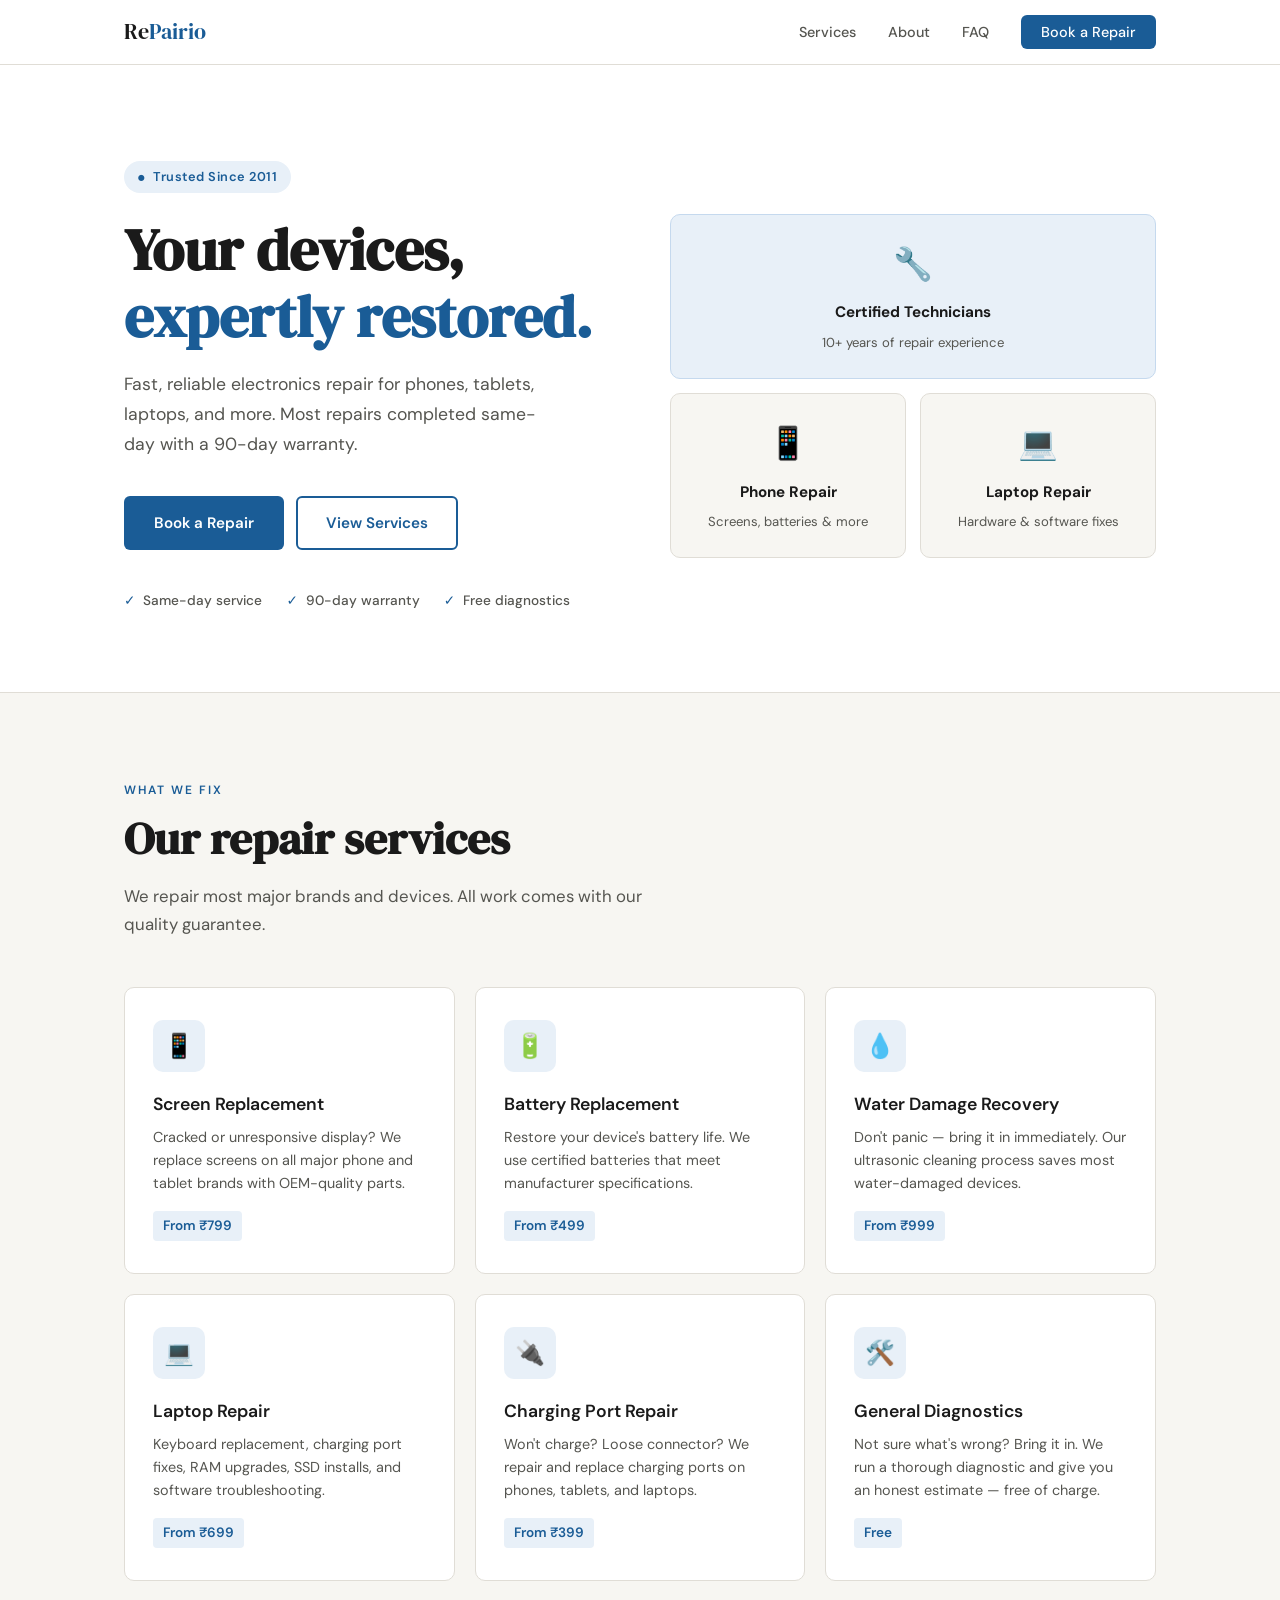
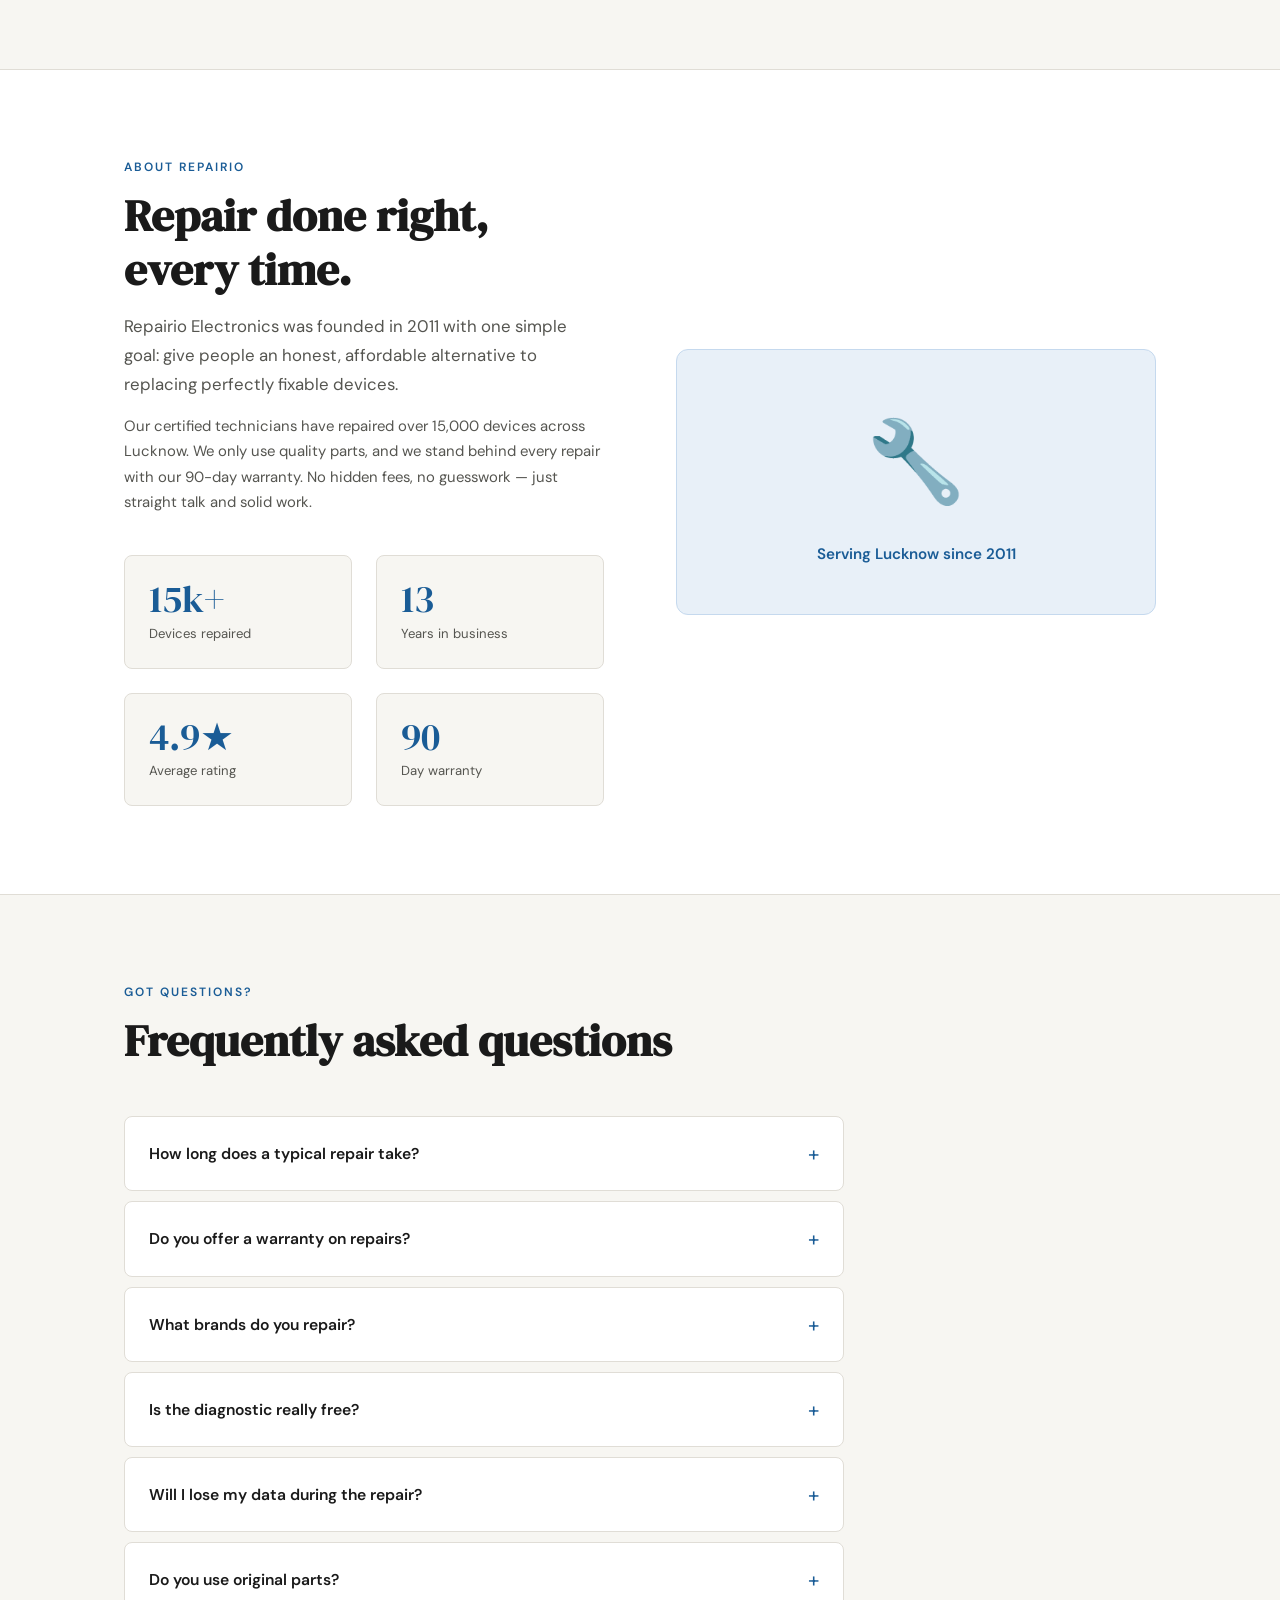
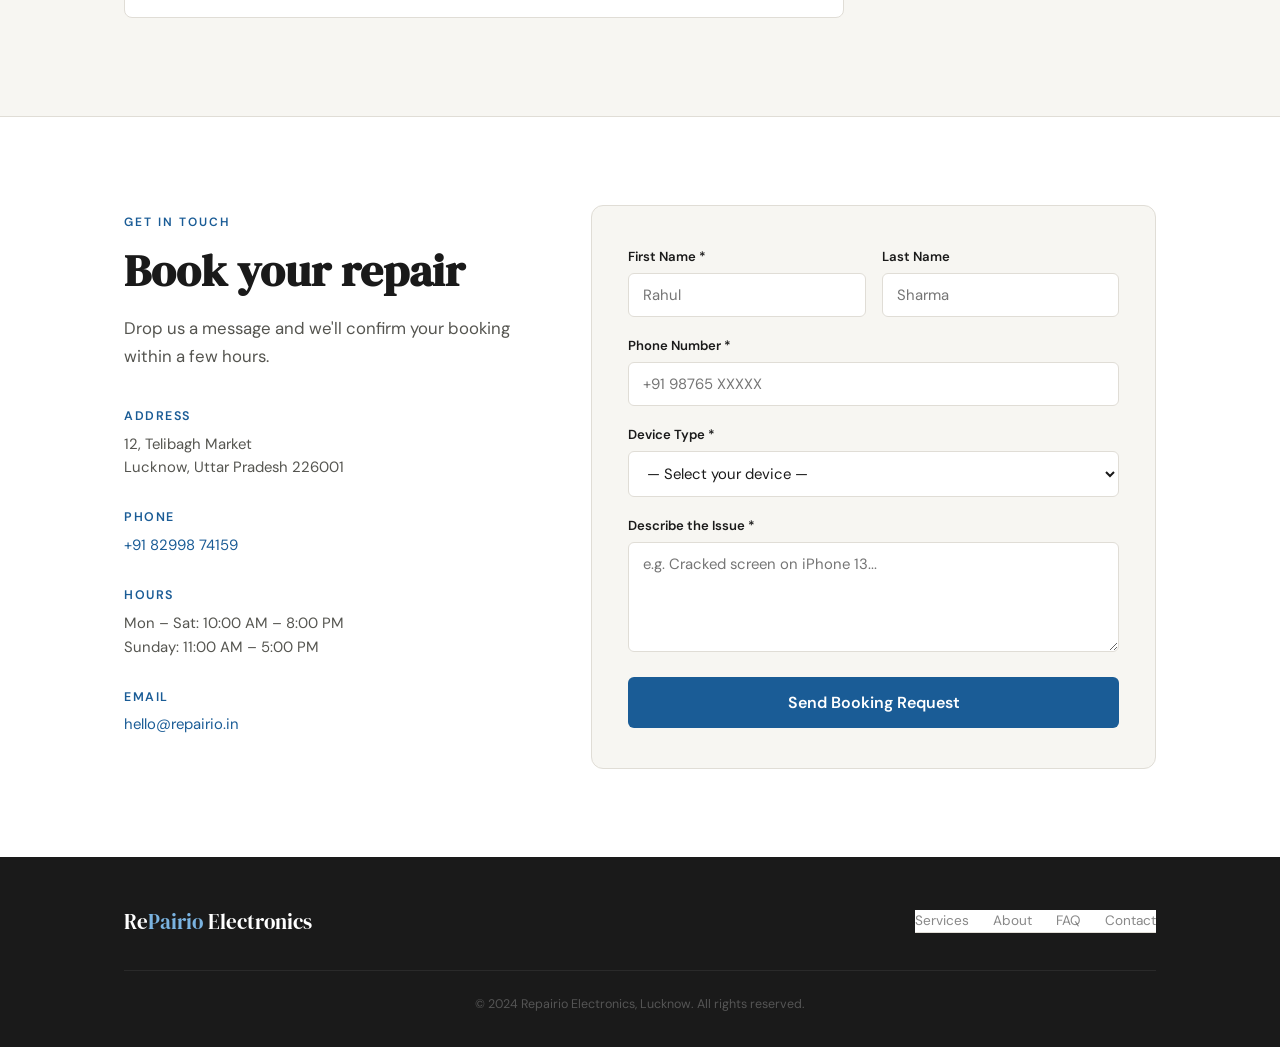
<file: index.html>
<!DOCTYPE html>
<html lang="en">
<head>
  <meta charset="UTF-8"/>
  <meta name="viewport" content="width=device-width, initial-scale=1.0"/>

  <!-- ─── Primary SEO ─── -->
  <title>Repairio Electronics — Phone &amp; Laptop Repair in Lucknow</title>
  <meta name="description" content="Expert phone, laptop &amp; tablet repair in Lucknow. Screen replacement, battery repair, water damage recovery &amp; more. Same-day service, 90-day warranty. Call +91 82998 74159."/>
  <meta name="keywords" content="phone repair Lucknow, laptop repair Lucknow, screen replacement Lucknow, mobile repair, battery replacement, electronics repair, Telibagh repair shop"/>
  <meta name="author" content="Repairio Electronics"/>
  <meta name="robots" content="index, follow"/>
  <link rel="canonical" href="https://www.repairio.in/"/>

  <!-- ─── Open Graph (WhatsApp, Facebook, LinkedIn previews) ─── -->
  <meta property="og:type" content="website"/>
  <meta property="og:url" content="https://www.repairio.in/"/>
  <meta property="og:title" content="Repairio Electronics — Phone &amp; Laptop Repair in Lucknow"/>
  <meta property="og:description" content="Fast, affordable electronics repair in Lucknow. Screens, batteries, water damage &amp; more. Same-day service with a 90-day warranty."/>
  <meta property="og:image" content="https://repairio.in/og-image.jpg"/>
  <meta property="og:locale" content="en_IN"/>
  <meta property="og:site_name" content="Repairio Electronics"/>

  <!-- ─── Twitter Card ─── -->
  <meta name="twitter:card" content="summary_large_image"/>
  <meta name="twitter:title" content="Repairio Electronics — Phone &amp; Laptop Repair in Lucknow"/>
  <meta name="twitter:description" content="Fast, affordable electronics repair in Lucknow. Same-day service, 90-day warranty."/>
  <meta name="twitter:image" content="https://repairio.in/og-image.jpg"/>

  <!-- ─── JSON-LD Local Business Schema ─── -->
  <script type="application/ld+json">
  {
    "@context": "https://schema.org",
    "@type": "ElectronicsStore",
    "name": "Repairio Electronics",
    "image": "https://repairio.in/og-image.jpg",
    "url": "https://www.repairio.in",
    "telephone": "+918299874159",
    "email": "hello@repairio.in",
    "description": "Expert phone, laptop and tablet repair in Lucknow. Screen replacement, battery repair, water damage recovery and more.",
    "priceRange": "₹₹",
    "address": {
      "@type": "PostalAddress",
      "streetAddress": "12, Telibagh Market",
      "addressLocality": "Lucknow",
      "addressRegion": "Uttar Pradesh",
      "postalCode": "226001",
      "addressCountry": "IN"
    },
    "geo": {
      "@type": "GeoCoordinates",
      "latitude": 26.7922,
      "longitude": 80.9463
    },
    "openingHoursSpecification": [
      {
        "@type": "OpeningHoursSpecification",
        "dayOfWeek": ["Monday","Tuesday","Wednesday","Thursday","Friday","Saturday"],
        "opens": "10:00",
        "closes": "20:00"
      },
      {
        "@type": "OpeningHoursSpecification",
        "dayOfWeek": "Sunday",
        "opens": "11:00",
        "closes": "17:00"
      }
    ],
    "hasOfferCatalog": {
      "@type": "OfferCatalog",
      "name": "Repair Services",
      "itemListElement": [
        { "@type": "Offer", "itemOffered": { "@type": "Service", "name": "Screen Replacement" }, "priceSpecification": { "@type": "PriceSpecification", "price": "799", "priceCurrency": "INR" } },
        { "@type": "Offer", "itemOffered": { "@type": "Service", "name": "Battery Replacement" }, "priceSpecification": { "@type": "PriceSpecification", "price": "499", "priceCurrency": "INR" } },
        { "@type": "Offer", "itemOffered": { "@type": "Service", "name": "Water Damage Recovery" }, "priceSpecification": { "@type": "PriceSpecification", "price": "999", "priceCurrency": "INR" } },
        { "@type": "Offer", "itemOffered": { "@type": "Service", "name": "Charging Port Repair" }, "priceSpecification": { "@type": "PriceSpecification", "price": "399", "priceCurrency": "INR" } }
      ]
    },
    "aggregateRating": {
      "@type": "AggregateRating",
      "ratingValue": "4.9",
      "reviewCount": "180"
    }
  }
  </script>

  <link href="https://fonts.googleapis.com/css2?family=DM+Serif+Display&family=DM+Sans:wght@400;500;600&display=swap" rel="stylesheet"/>
  <link rel="stylesheet" href="style.css">
  <script src="script.js" defer></script>
</head>
<body>

<!-- ─── NAV ─── -->
<nav id="navbar">
  <div class="container">
    <div class="nav-inner">
      <a href="#" class="nav-logo">Re<span>Pairio</span></a>
      <ul class="nav-links">
        <li><a href="#services">Services</a></li>
        <li><a href="#about">About</a></li>
        <li><a href="#faq">FAQ</a></li>
        <li><a href="#contact" class="nav-cta">Book a Repair</a></li>
      </ul>
      <button class="hamburger" id="hamburger" aria-label="Menu">
        <span></span><span></span><span></span>
      </button>
    </div>
  </div>
  <div class="mobile-menu" id="mobileMenu">
    <a href="#services">Services</a>
    <a href="#about">About</a>
    <a href="#faq">FAQ</a>
    <a href="#contact">Book a Repair</a>
  </div>
</nav>

<!-- ─── HERO ─── -->
<section class="hero" id="home">
  <div class="container">
    <div class="hero-inner">
      <div>
        <div class="hero-badge">Trusted Since 2011</div>
        <h1>Your devices,<br/><em>expertly restored.</em></h1>
        <p>Fast, reliable electronics repair for phones, tablets, laptops, and more. Most repairs completed same-day with a 90-day warranty.</p>
        <div class="hero-btns">
          <a href="#contact" class="btn btn-primary">Book a Repair</a>
          <a href="#services" class="btn btn-outline">View Services</a>
        </div>
        <div class="trust-row">
          <div class="trust-item">Same-day service</div>
          <div class="trust-item">90-day warranty</div>
          <div class="trust-item">Free diagnostics</div>
        </div>
      </div>
      <div class="hero-visual">
        <div class="hero-card">
          <div class="icon">🔧</div>
          <strong>Certified Technicians</strong>
          <span>10+ years of repair experience</span>
        </div>
        <div class="hero-card">
          <div class="icon">📱</div>
          <strong>Phone Repair</strong>
          <span>Screens, batteries & more</span>
        </div>
        <div class="hero-card">
          <div class="icon">💻</div>
          <strong>Laptop Repair</strong>
          <span>Hardware & software fixes</span>
        </div>
      </div>
    </div>
  </div>
</section>

<!-- ─── SERVICES ─── -->
<section class="section services" id="services">
  <div class="container">
    <div class="section-label">What We Fix</div>
    <h2 class="section-title">Our repair services</h2>
    <p class="section-sub">We repair most major brands and devices. All work comes with our quality guarantee.</p>
    <div class="services-grid">
      <div class="service-card">
        <div class="service-icon">📱</div>
        <h3>Screen Replacement</h3>
        <p>Cracked or unresponsive display? We replace screens on all major phone and tablet brands with OEM-quality parts.</p>
        <span class="service-price">From ₹799</span>
      </div>
      <div class="service-card">
        <div class="service-icon">🔋</div>
        <h3>Battery Replacement</h3>
        <p>Restore your device's battery life. We use certified batteries that meet manufacturer specifications.</p>
        <span class="service-price">From ₹499</span>
      </div>
      <div class="service-card">
        <div class="service-icon">💧</div>
        <h3>Water Damage Recovery</h3>
        <p>Don't panic — bring it in immediately. Our ultrasonic cleaning process saves most water-damaged devices.</p>
        <span class="service-price">From ₹999</span>
      </div>
      <div class="service-card">
        <div class="service-icon">💻</div>
        <h3>Laptop Repair</h3>
        <p>Keyboard replacement, charging port fixes, RAM upgrades, SSD installs, and software troubleshooting.</p>
        <span class="service-price">From ₹699</span>
      </div>
      <div class="service-card">
        <div class="service-icon">🔌</div>
        <h3>Charging Port Repair</h3>
        <p>Won't charge? Loose connector? We repair and replace charging ports on phones, tablets, and laptops.</p>
        <span class="service-price">From ₹399</span>
      </div>
      <div class="service-card">
        <div class="service-icon">🛠️</div>
        <h3>General Diagnostics</h3>
        <p>Not sure what's wrong? Bring it in. We run a thorough diagnostic and give you an honest estimate — free of charge.</p>
        <span class="service-price">Free</span>
      </div>
    </div>
  </div>
</section>

<!-- ─── ABOUT ─── -->
<section class="section about" id="about">
  <div class="container">
    <div class="about-inner">
      <div>
        <div class="section-label">About RePairio</div>
        <h2 class="section-title">Repair done right, every time.</h2>
        <p class="section-sub">Repairio Electronics was founded in 2011 with one simple goal: give people an honest, affordable alternative to replacing perfectly fixable devices.</p>
        <p style="color:var(--ink-light);font-size:.93rem;line-height:1.7;margin-top:16px;">Our certified technicians have repaired over 15,000 devices across Lucknow. We only use quality parts, and we stand behind every repair with our 90-day warranty. No hidden fees, no guesswork — just straight talk and solid work.</p>
        <div class="about-stats">
          <div class="about-stat"><div class="num">15k+</div><div class="label">Devices repaired</div></div>
          <div class="about-stat"><div class="num">13</div><div class="label">Years in business</div></div>
          <div class="about-stat"><div class="num">4.9★</div><div class="label">Average rating</div></div>
          <div class="about-stat"><div class="num">90</div><div class="label">Day warranty</div></div>
        </div>
      </div>
      <div class="about-img">
        <div class="big-icon">🔧</div>
        <p>Serving Lucknow since 2011</p>
      </div>
    </div>
  </div>
</section>

<!-- ─── FAQ (pure CSS <details>) ─── -->
<section class="section faq" id="faq">
  <div class="container">
    <div class="section-label">Got Questions?</div>
    <h2 class="section-title">Frequently asked questions</h2>
    <div class="faq-list">

      <details class="faq-item">
        <summary>How long does a typical repair take?</summary>
        <p class="faq-answer">Most screen and battery replacements are completed within 30–60 minutes. More complex repairs like water damage recovery or motherboard work may take 24–48 hours. We'll give you an accurate time estimate when you drop off your device.</p>
      </details>

      <details class="faq-item">
        <summary>Do you offer a warranty on repairs?</summary>
        <p class="faq-answer">Yes — all repairs come with a 90-day warranty covering parts and labour. If the same issue returns within that period, we'll fix it at no additional cost. The warranty does not cover new physical damage or unrelated issues.</p>
      </details>

      <details class="faq-item">
        <summary>What brands do you repair?</summary>
        <p class="faq-answer">We repair all major brands including Apple (iPhone, iPad, MacBook), Samsung, OnePlus, Xiaomi, Realme, Oppo, Vivo, Lenovo, HP, Dell, and most other Android phones and Windows laptops. Not sure about your device? Just call us.</p>
      </details>

      <details class="faq-item">
        <summary>Is the diagnostic really free?</summary>
        <p class="faq-answer">Absolutely. Bring in your device and we'll assess the problem at no charge. You'll receive a clear estimate before any work begins — you're never obligated to proceed.</p>
      </details>

      <details class="faq-item">
        <summary>Will I lose my data during the repair?</summary>
        <p class="faq-answer">Standard repairs like screen or battery replacement do not affect your data. For complex repairs that may require resetting the device, we'll always warn you in advance and suggest backing up first. We take data privacy seriously.</p>
      </details>

      <details class="faq-item">
        <summary>Do you use original parts?</summary>
        <p class="faq-answer">We use OEM-compatible quality parts that meet or exceed manufacturer standards. For Apple devices, we offer both standard and premium OEM options. We'll always tell you exactly which parts we're using before the repair.</p>
      </details>

    </div>
  </div>
</section>

<!-- ─── CONTACT ─── -->
<section class="section contact" id="contact">
  <div class="container">
    <div class="contact-inner">
      <div class="contact-info">
        <div class="section-label">Get In Touch</div>
        <h2 class="section-title">Book your repair</h2>
        <p class="section-sub">Drop us a message and we'll confirm your booking within a few hours.</p>

        <div class="info-block">
          <strong>Address</strong>
          <p>12, Telibagh Market<br/>Lucknow, Uttar Pradesh 226001</p>
        </div>
        <div class="info-block">
          <strong>Phone</strong>
          <p><a href="tel:+918299874159" style="color:var(--accent);text-decoration:none;">+91 82998 74159</a></p>
        </div>
        <div class="info-block">
          <strong>Hours</strong>
          <p>Mon – Sat: 10:00 AM – 8:00 PM<br/>Sunday: 11:00 AM – 5:00 PM</p>
        </div>
        <div class="info-block">
          <strong>Email</strong>
          <p><a href="mailto:hello@repairio.in" style="color:var(--accent);text-decoration:none;">hello@repairio.in</a></p>
        </div>
      </div>
      
<form id="repairForm" class="contact-form">
  <div id="formMsg" class="form-msg"></div>
  <div class="form-row">
    <div class="field">
      <label>First Name *</label>
      <input type="text" name="first_name" placeholder="Rahul" required>
    </div>
    <div class="field">
      <label>Last Name</label>
      <input type="text" name="last_name" placeholder="Sharma">
    </div>
  </div>
  <div class="field">
    <label>Phone Number *</label>
    <input type="tel" name="phone" placeholder="+91 98765 XXXXX" required>
  </div>
  <div class="field">
    <label>Device Type *</label>
    <select name="device" required>
      <option value="">— Select your device —</option>
      <option>iPhone</option>
      <option>Android Phone</option>
      <option>iPad / Tablet</option>
      <option>Laptop (Windows)</option>
      <option>MacBook</option>
      <option>Other</option>
    </select>
  </div>
  <div class="field">
    <label>Describe the Issue *</label>
    <textarea name="issue" required placeholder="e.g. Cracked screen on iPhone 13..."></textarea>
  </div>
  <input type="hidden" name="_subject" value="New Repair Booking">
  <button type="submit" class="btn btn-primary" style="width:100%;font-size:1rem;">
    Send Booking Request
  </button>
</form>
    </div>
  </div>
</section>

<!-- ─── FOOTER ─── -->
<footer>
  <div class="container">
    <div class="footer-inner">
      <div class="footer-logo">Re<span>Pairio</span> Electronics</div>
      <nav class="footer-links">
        <a href="#services">Services</a>
        <a href="#about">About</a>
        <a href="#faq">FAQ</a>
        <a href="#contact">Contact</a>
      </nav>
    </div>
    <p class="footer-copy">© 2024 Repairio Electronics, Lucknow. All rights reserved.</p>
  </div>
</footer>
</body>
</html>
</file>
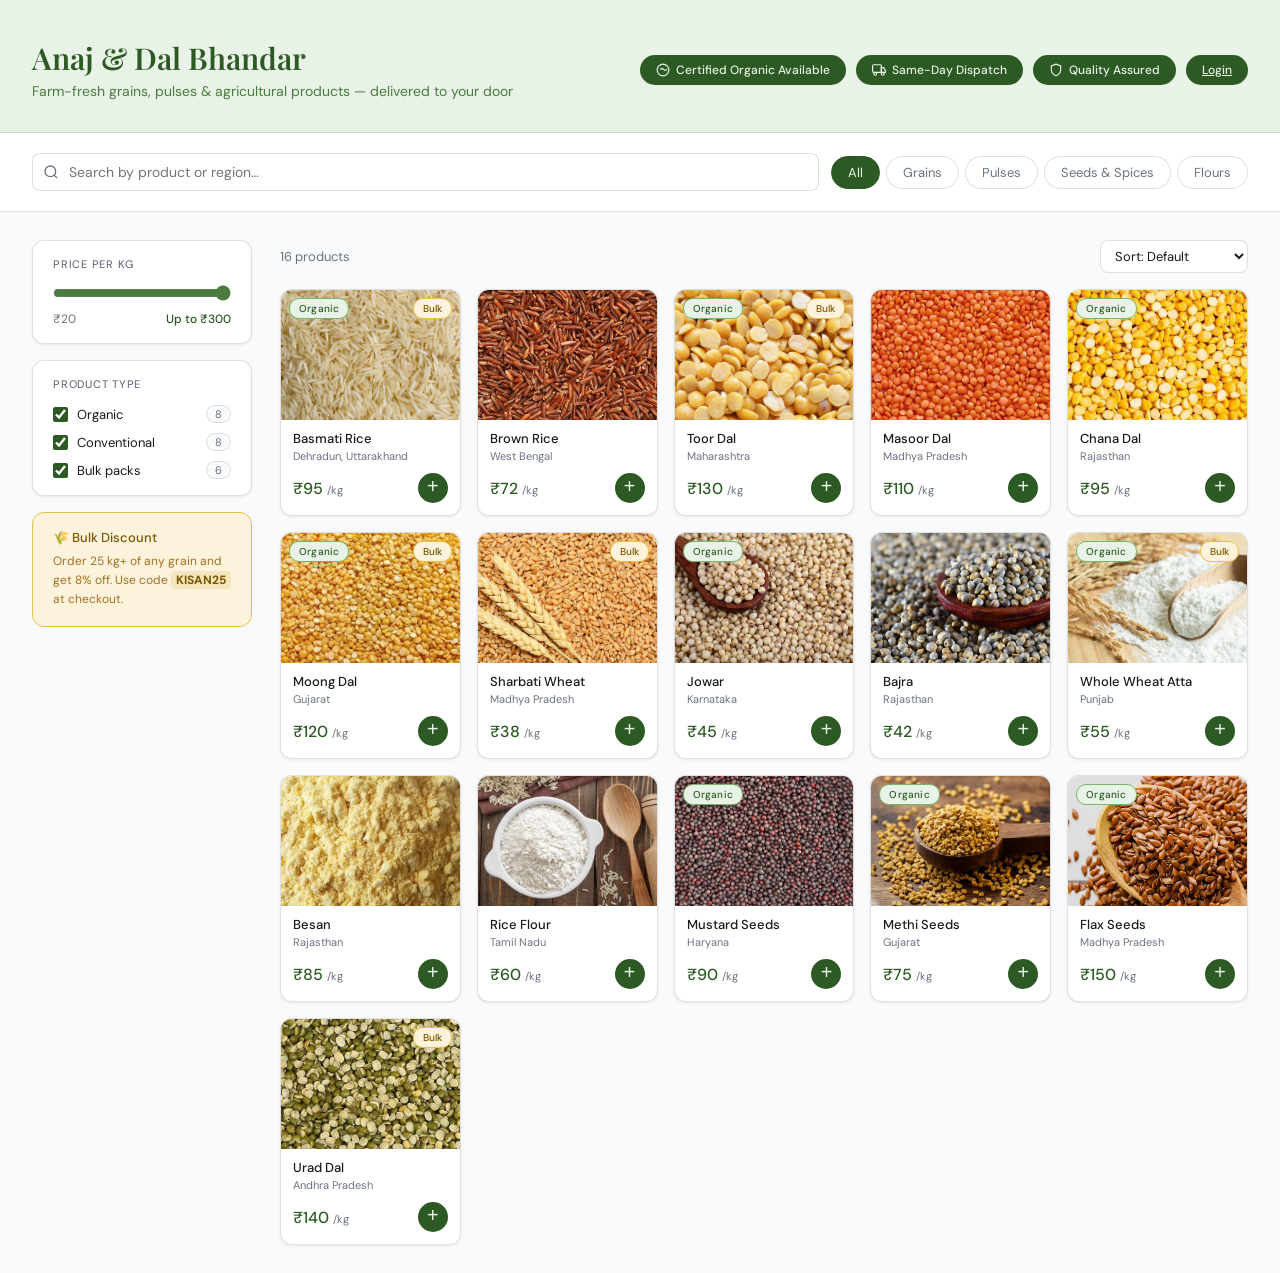
<file: grain/index.html>
<!DOCTYPE html>
<html lang="en">
<head>
  <meta charset="UTF-8">
  <meta name="viewport" content="width=device-width, initial-scale=1.0">
  <title>Anaj & Dal Bhandar — Grains, Pulses & Agri Products</title>
  <link rel="stylesheet" href="style.css">
  <link rel="preconnect" href="https://fonts.googleapis.com">
  <link rel="preconnect" href="https://fonts.gstatic.com" crossorigin>
  <link href="https://fonts.googleapis.com/css2?family=Playfair+Display:wght@500;600&family=DM+Sans:wght@400;500&display=swap" rel="stylesheet">
</head>
<body>

  <!-- ── HERO ─────────────────────────────────────────── -->
  <header class="hero">
    <div class="hero-left">
      <h1 class="hero-title">Anaj &amp; Dal Bhandar</h1>
      <p class="hero-sub">Farm-fresh grains, pulses &amp; agricultural products — delivered to your door</p>
    </div>
    <div class="hero-badges">
      <span class="hero-badge">
        <svg width="14" height="14" viewBox="0 0 24 24" fill="none" stroke="currentColor" stroke-width="2" aria-hidden="true"><path d="M12 2a10 10 0 0 1 10 10c0 5.52-4.48 10-10 10S2 17.52 2 12 6.48 2 12 2"/><path d="M7 11c1.5-2 4.5-2 6 0s4.5 2 6 0"/></svg>
        Certified Organic Available
      </span>
      <span class="hero-badge">
        <svg width="14" height="14" viewBox="0 0 24 24" fill="none" stroke="currentColor" stroke-width="2" aria-hidden="true"><rect x="1" y="3" width="15" height="13" rx="2"/><path d="M16 8h4l3 5v3h-7V8z"/><circle cx="5.5" cy="18.5" r="2.5"/><circle cx="18.5" cy="18.5" r="2.5"/></svg>
        Same-Day Dispatch
      </span>
      <span class="hero-badge">
        <svg width="14" height="14" viewBox="0 0 24 24" fill="none" stroke="currentColor" stroke-width="2" aria-hidden="true"><path d="M12 22s8-4 8-10V5l-8-3-8 3v7c0 6 8 10 8 10z"/></svg>
        Quality Assured
      </span>
      <a href="login.html" class="hero-badge">Login</a>
    </div>
  </header>

  <!-- ── SEARCH & FILTER BAR ───────────────────────────── -->
  <div class="search-row">
    <div class="search-wrap">
      <svg width="16" height="16" viewBox="0 0 24 24" fill="none" stroke="currentColor" stroke-width="2" aria-hidden="true"><circle cx="11" cy="11" r="8"/><path d="m21 21-4.35-4.35"/></svg>
      <input
        type="search"
        id="searchInput"
        placeholder="Search by product or region…"
        autocomplete="off">
    </div>
    <div class="filter-tabs" role="tablist" aria-label="Product categories">
      <button class="tab active" role="tab" aria-selected="true"  onclick="setTab(this,'all')">All</button>
      <button class="tab"        role="tab" aria-selected="false" onclick="setTab(this,'grain')">Grains</button>
      <button class="tab"        role="tab" aria-selected="false" onclick="setTab(this,'pulse')">Pulses</button>
      <button class="tab"        role="tab" aria-selected="false" onclick="setTab(this,'seed')">Seeds &amp; Spices</button>
      <button class="tab"        role="tab" aria-selected="false" onclick="setTab(this,'flour')">Flours</button>
    </div>
  </div>

  <!-- ── MAIN CONTENT ──────────────────────────────────── -->
  <div class="main">

    <!-- Sidebar -->
    <aside class="sidebar">

      <div class="sidebar-card">
        <h3>Price per kg</h3>
        <div class="price-range">
          <input type="range" id="priceFilter" min="20" max="300" value="300" step="5" aria-label="Maximum price filter">
          <div class="price-labels">
            <span>₹20</span>
            <span id="priceVal">Up to ₹300</span>
          </div>
        </div>
      </div>

      <div class="sidebar-card">
        <h3>Product type</h3>
        <div class="check-list">
          <label class="check-item">
            <input type="checkbox" checked> Organic
            <span class="badge-count">8</span>
          </label>
          <label class="check-item">
            <input type="checkbox" checked> Conventional
            <span class="badge-count">8</span>
          </label>
          <label class="check-item">
            <input type="checkbox" checked> Bulk packs
            <span class="badge-count">6</span>
          </label>
        </div>
      </div>

      <div class="promo-card">
        <h3>🌾 Bulk Discount</h3>
        <p>Order 25 kg+ of any grain and get 8% off. Use code <strong>KISAN25</strong> at checkout.</p>
      </div>

    </aside>

    <!-- Products section -->
    <section>
      <div class="products-header">
        <span class="products-count" id="productsCount">16 products</span>
        <select class="sort-select" id="sortSelect" aria-label="Sort products">
          <option value="default">Sort: Default</option>
          <option value="price-asc">Price: Low to High</option>
          <option value="price-desc">Price: High to Low</option>
          <option value="name">Name: A–Z</option>
        </select>
      </div>

      <div class="products-grid" id="productsGrid" role="list" aria-label="Product listings">
        <!-- Products rendered by JS -->
      </div>
    </section>

  </div>

  <!-- ── CART BAR ──────────────────────────────────────── -->
  <button  class="cart-bar"  id="cartBar"  onclick="openCart()">
    <div class="cart-left">
      <span class="cart-icon">
        <svg width="20" height="20" viewBox="0 0 24 24" fill="none" stroke="currentColor" stroke-width="2" aria-hidden="true"><circle cx="9" cy="21" r="1"/><circle cx="20" cy="21" r="1"/><path d="M1 1h4l2.68 13.39a2 2 0 0 0 2 1.61h9.72a2 2 0 0 0 2-1.61L23 6H6"/></svg>
      </span>
      <span class="cart-label">View Cart</span>
      <span class="cart-count" id="cartCount">0</span>
    </div>
    <span class="cart-total" id="cartTotal">₹0</span>
  </div>

  <script src="app.js"></script>
</body>
</html>
</file>
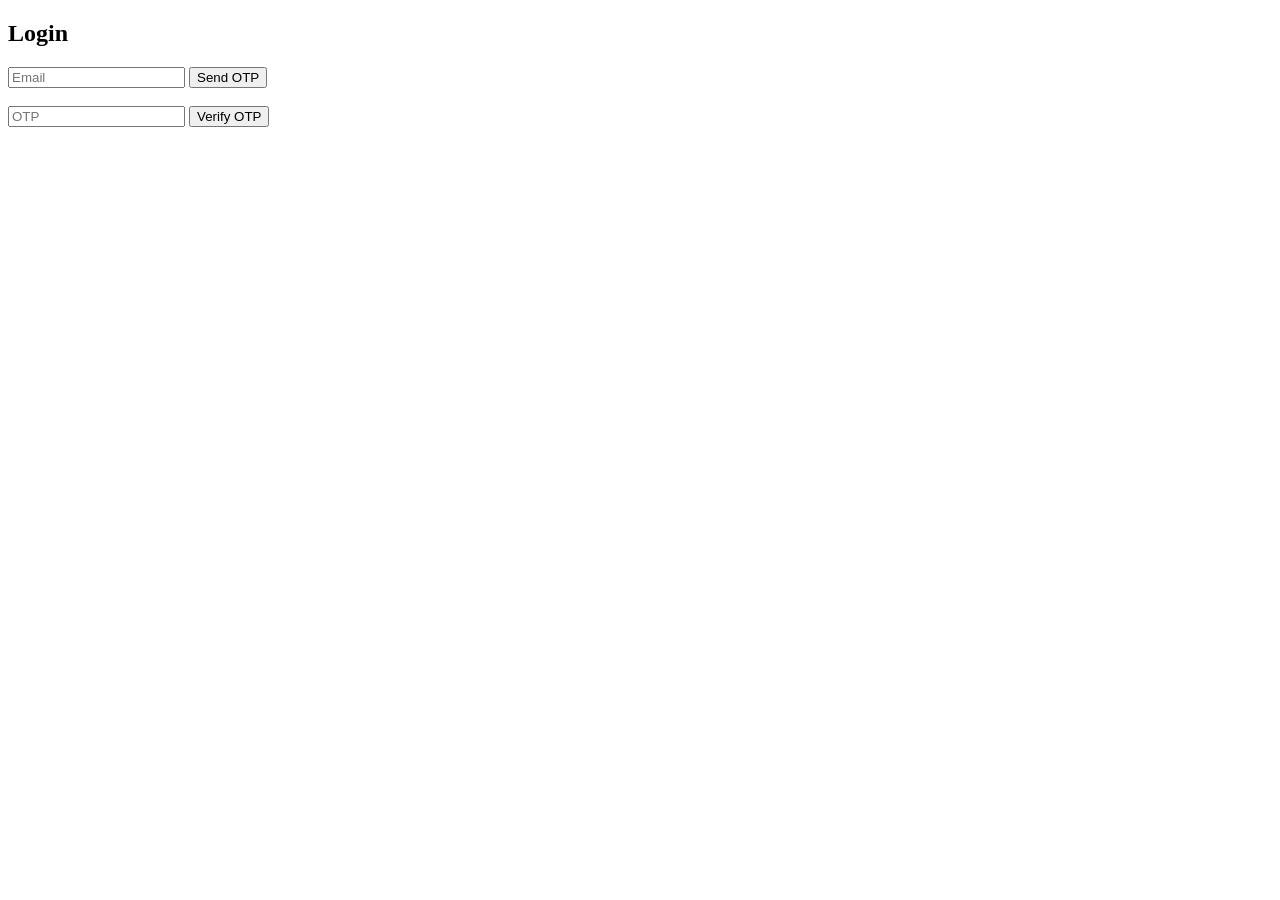
<file: login.html>
<!DOCTYPE html>
<html>
<body>

<h2>Login</h2>

<input
  id="email"
  placeholder="Email"
/>

<button onclick="sendOtp()">
Send OTP
</button>

<br><br>

<input
  id="otp"
  placeholder="OTP"
/>

<button onclick="verifyOtp()">
Verify OTP
</button>

<script>

const API =
'http://13.202.134.55:3000';

async function sendOtp() {

  const email =
    document.getElementById('email').value;

  const res =
    await fetch(
      `${API}/auth/send-otp`,
      {
        method:'POST',
        headers:{
          'Content-Type':'application/json'
        },
        body:JSON.stringify({
          email
        })
      }
    );

  alert('OTP Sent');
}

async function verifyOtp() {

  const email =
    document.getElementById('email').value;

  const otp =
    document.getElementById('otp').value;

  const res =
    await fetch(
      `${API}/auth/verify-otp`,
      {
        method:'POST',
        headers:{
          'Content-Type':'application/json'
        },
        body:JSON.stringify({
          email,
          otp
        })
      }
    );

  const data =
    await res.json();

  localStorage.setItem(
    'token',
    data.token
  );

  alert('Logged In');
}

</script>

</body>
</html>
</file>
<file: style.css>
*, *::before, *::after { box-sizing: border-box; margin: 0; padding: 0; }

    :root {
      --bg:        #f7f6f2;
      --white:     #ffffff;
      --ink:       #1a1a1a;
      --ink-light: #555550;
      --border:    #e0ddd6;
      --accent:    #1a5c96;
      --accent-dk: #134475;
      --accent-lt: #e8f0f8;
      --warn:      #d97706;
      --radius:    6px;
      --serif:     'DM Serif Display', Georgia, serif;
      --sans:      'DM Sans', system-ui, sans-serif;
      --shadow:    0 2px 12px rgba(0,0,0,.08);
      --shadow-lg: 0 8px 32px rgba(0,0,0,.12);
    }

    html { scroll-behavior: smooth; }

    body {
      background: var(--bg);
      color: var(--ink);
      font-family: var(--sans);
      font-size: 16px;
      line-height: 1.6;
    }

    /* ─── UTILS ─── */
    .container { max-width: 1080px; margin: 0 auto; padding: 0 24px; }
    .section { padding: 88px 0; }
    .section-label {
      font-size: .75rem; font-weight: 600; letter-spacing: 2px;
      text-transform: uppercase; color: var(--accent);
      margin-bottom: 12px;
    }
    .section-title {
      font-family: var(--serif);
      font-size: clamp(2rem, 4vw, 2.8rem);
      line-height: 1.2; color: var(--ink);
      margin-bottom: 16px;
    }
    .section-sub {
      color: var(--ink-light); font-size: 1.05rem;
      max-width: 520px; line-height: 1.7;
    }

    /* ─── NAV ─── */
    nav {
      position: sticky; top: 0; z-index: 100;
      background: var(--white);
      border-bottom: 1px solid var(--border);
      transition: box-shadow .25s;
    }
    nav.scrolled { box-shadow: var(--shadow); }
    .nav-inner {
      display: flex; align-items: center; justify-content: space-between;
      height: 64px;
    }
    .nav-logo {
      font-family: var(--serif); font-size: 1.4rem; color: var(--ink);
      text-decoration: none;
    }
    .nav-logo span { color: var(--accent); }
    .nav-links { display: flex; gap: 32px; list-style: none; }
    .nav-links a {
      text-decoration: none; color: var(--ink-light);
      font-size: .9rem; font-weight: 500;
      transition: color .15s;
    }
    .nav-links a:hover { color: var(--accent); }
    .nav-cta {
      background: var(--accent); color: #fff !important;
      padding: 8px 20px; border-radius: var(--radius);
      transition: background .15s !important;
    }
    .nav-cta:hover { background: var(--accent-dk) !important; color: #fff !important; }

    /* hamburger */
    .hamburger {
      display: none; flex-direction: column; gap: 5px;
      background: none; border: none; cursor: pointer; padding: 4px;
    }
    .hamburger span {
      display: block; width: 24px; height: 2px;
      background: var(--ink); border-radius: 2px;
      transition: transform .25s, opacity .25s;
    }
    .mobile-menu {
      display: none; flex-direction: column;
      background: var(--white); border-top: 1px solid var(--border);
      padding: 16px 24px 24px;
    }
    .mobile-menu.open { display: flex; }
    .mobile-menu a {
      text-decoration: none; color: var(--ink);
      padding: 12px 0; font-weight: 500;
      border-bottom: 1px solid var(--border);
      font-size: 1rem;
    }
    .mobile-menu a:last-child { border-bottom: none; }

    /* ─── HERO ─── */
    .hero {
      background: var(--white);
      border-bottom: 1px solid var(--border);
      padding: 96px 0 80px;
    }
    .hero-inner {
      display: grid; grid-template-columns: 1fr 1fr;
      gap: 60px; align-items: center;
    }
    .hero-badge {
      display: inline-flex; align-items: center; gap: 8px;
      background: var(--accent-lt); color: var(--accent);
      font-size: .8rem; font-weight: 600; letter-spacing: .5px;
      padding: 6px 14px; border-radius: 100px;
      margin-bottom: 24px;
    }
    .hero-badge::before { content: '●'; font-size: .5rem; }
    .hero h1 {
      font-family: var(--serif);
      font-size: clamp(2.4rem, 5vw, 3.6rem);
      line-height: 1.15; margin-bottom: 20px;
    }
    .hero h1 em {
      font-style: normal; color: var(--accent);
    }
    .hero p {
      color: var(--ink-light); font-size: 1.1rem;
      line-height: 1.7; margin-bottom: 36px; max-width: 440px;
    }
    .hero-btns { display: flex; gap: 12px; flex-wrap: wrap; }
    .btn {
      display: inline-block; padding: 13px 28px;
      font-family: var(--sans); font-size: .95rem; font-weight: 600;
      border-radius: var(--radius); text-decoration: none;
      border: 2px solid transparent; cursor: pointer;
      transition: background .15s, color .15s, border-color .15s, transform .1s;
    }
    .btn:hover { transform: translateY(-1px); }
    .btn-primary { background: var(--accent); color: #fff; }
    .btn-primary:hover { background: var(--accent-dk); }
    .btn-outline { background: transparent; color: var(--accent); border-color: var(--accent); }
    .btn-outline:hover { background: var(--accent-lt); }

    /* hero visual */
    .hero-visual {
      display: grid; grid-template-columns: 1fr 1fr; gap: 14px;
    }
    .hero-card {
      background: var(--bg); border: 1px solid var(--border);
      border-radius: 10px; padding: 24px 20px;
      text-align: center;
    }
    .hero-card:first-child { grid-column: 1 / -1; background: var(--accent-lt); border-color: #c5d9ee; }
    .hero-card .icon { font-size: 2rem; margin-bottom: 10px; }
    .hero-card strong { display: block; font-size: .95rem; color: var(--ink); margin-bottom: 4px; }
    .hero-card span { font-size: .82rem; color: var(--ink-light); }
    .trust-row {
      display: flex; gap: 24px; margin-top: 40px; flex-wrap: wrap;
    }
    .trust-item {
      display: flex; align-items: center; gap: 8px;
      font-size: .85rem; color: var(--ink-light); font-weight: 500;
    }
    .trust-item::before { content: '✓'; color: var(--accent); font-weight: 700; }

    /* ─── SERVICES ─── */
    .services { background: var(--bg); }
    .services-grid {
      display: grid;
      grid-template-columns: repeat(auto-fill, minmax(290px, 1fr));
      gap: 20px; margin-top: 48px;
    }
    .service-card {
      background: var(--white); border: 1px solid var(--border);
      border-radius: 10px; padding: 32px 28px;
      transition: box-shadow .2s, transform .2s, border-color .2s;
    }
    .service-card:hover {
      box-shadow: var(--shadow-lg);
      transform: translateY(-3px);
      border-color: #c5d9ee;
    }
    .service-icon {
      width: 52px; height: 52px; border-radius: 10px;
      background: var(--accent-lt); display: flex;
      align-items: center; justify-content: center;
      font-size: 1.5rem; margin-bottom: 18px;
    }
    .service-card h3 { font-size: 1.1rem; font-weight: 600; margin-bottom: 8px; }
    .service-card p { color: var(--ink-light); font-size: .9rem; line-height: 1.6; margin-bottom: 16px; }
    .service-price {
      font-size: .85rem; font-weight: 600; color: var(--accent);
      background: var(--accent-lt); display: inline-block;
      padding: 4px 10px; border-radius: 4px;
    }

    /* ─── ABOUT ─── */
    .about { background: var(--white); border-top: 1px solid var(--border); border-bottom: 1px solid var(--border); }
    .about-inner {
      display: grid; grid-template-columns: 1fr 1fr;
      gap: 72px; align-items: center;
    }
    .about-stats {
      display: grid; grid-template-columns: 1fr 1fr; gap: 24px;
      margin-top: 40px;
    }
    .about-stat {
      padding: 24px; background: var(--bg);
      border: 1px solid var(--border); border-radius: 8px;
    }
    .about-stat .num {
      font-family: var(--serif); font-size: 2.4rem; color: var(--accent);
      line-height: 1;
    }
    .about-stat .label { font-size: .82rem; color: var(--ink-light); margin-top: 4px; }
    .about-img {
      background: var(--accent-lt);
      border: 1px solid #c5d9ee;
      border-radius: 12px; padding: 48px 40px;
      text-align: center;
    }
    .about-img .big-icon { font-size: 5rem; margin-bottom: 16px; }
    .about-img p { color: var(--accent); font-weight: 600; font-size: .95rem; }

    /* ─── FAQ ─── */
    .faq { background: var(--bg); }
    .faq-list { margin-top: 48px; max-width: 720px; }
    .faq-item {
      border: 1px solid var(--border); border-radius: 8px;
      background: var(--white); margin-bottom: 10px;
      overflow: hidden;
    }
    /* Pure CSS accordion using <details> */
    .faq-item summary {
      list-style: none; cursor: pointer;
      padding: 20px 24px;
      font-weight: 600; font-size: .98rem;
      display: flex; justify-content: space-between; align-items: center;
      user-select: none;
      transition: background .15s;
    }
    .faq-item summary::-webkit-details-marker { display: none; }
    .faq-item summary:hover { background: var(--bg); }
    .faq-item summary::after {
      content: '+'; font-size: 1.3rem; color: var(--accent);
      font-weight: 400; flex-shrink: 0; margin-left: 16px;
      transition: transform .2s;
    }
    .faq-item[open] summary::after { content: '−'; }
    .faq-item[open] summary { background: var(--accent-lt); color: var(--accent); }
    .faq-answer {
      padding: 0 24px 20px;
      color: var(--ink-light); font-size: .93rem; line-height: 1.7;
      border-top: 1px solid var(--border);
      padding-top: 16px;
    }

    /* ─── CONTACT ─── */
    .contact { background: var(--white); border-top: 1px solid var(--border); }
    .contact-inner {
      display: grid; grid-template-columns: 1fr 1.4fr;
      gap: 64px; align-items: start;
    }
    .contact-info { padding-top: 8px; }
    .contact-info .section-sub { margin-bottom: 36px; }
    .info-block { margin-bottom: 28px; }
    .info-block strong {
      display: block; font-size: .78rem; font-weight: 600;
      letter-spacing: 1.5px; text-transform: uppercase;
      color: var(--accent); margin-bottom: 6px;
    }
    .info-block p { color: var(--ink-light); font-size: .93rem; line-height: 1.6; }

    /* form */
    .contact-form {
      background: var(--bg); border: 1px solid var(--border);
      border-radius: 12px; padding: 40px 36px;
    }
    .form-row { display: grid; grid-template-columns: 1fr 1fr; gap: 16px; }
    .field { margin-bottom: 18px; }
    .field label {
      display: block; font-size: .82rem; font-weight: 600;
      color: var(--ink); margin-bottom: 6px;
    }
    .field input, .field select, .field textarea {
      width: 100%; padding: 11px 14px;
      background: var(--white); border: 1px solid var(--border);
      border-radius: var(--radius); font-family: var(--sans);
      font-size: .93rem; color: var(--ink);
      outline: none; transition: border-color .15s, box-shadow .15s;
    }
    .field input:focus, .field select:focus, .field textarea:focus {
      border-color: var(--accent);
      box-shadow: 0 0 0 3px rgba(26,92,150,.1);
    }
    .field textarea { resize: vertical; min-height: 110px; }
    .form-msg {
      display: none; padding: 12px 16px; border-radius: var(--radius);
      font-size: .9rem; font-weight: 500; margin-bottom: 16px;
    }
    .form-msg.success { background: #ecfdf5; color: #065f46; border: 1px solid #a7f3d0; display: block; }
    .form-msg.error   { background: #fef2f2; color: #991b1b; border: 1px solid #fecaca; display: block; }

    /* ─── FOOTER ─── */
    footer {
      background: var(--ink); color: #aaa;
      padding: 48px 0 32px;
    }
    .footer-inner {
      display: flex; justify-content: space-between; align-items: center;
      flex-wrap: wrap; gap: 20px;
    }
    .footer-logo {
      font-family: var(--serif); font-size: 1.3rem; color: #fff;
    }
    .footer-logo span { color: #7ab3e0; }
    .footer-links { display: flex; gap: 24px; flex-wrap: wrap; }
    .footer-links a {
      text-decoration: none; color: #888; font-size: .85rem;
      transition: color .15s;
    }
    .footer-links a:hover { color: #fff; }
    .footer-copy {
      width: 100%; text-align: center;
      font-size: .78rem; color: #555;
      margin-top: 32px; padding-top: 24px;
      border-top: 1px solid #2a2a2a;
    }

    /* ─── RESPONSIVE ─── */
    @media (max-width: 768px) {
      .nav-links { display: none; }
      .hamburger { display: flex; }
      .hero-inner, .about-inner, .contact-inner { grid-template-columns: 1fr; gap: 40px; }
      .hero-visual { grid-template-columns: 1fr 1fr; }
      .hero-card:first-child { grid-column: 1 / -1; }
      .form-row { grid-template-columns: 1fr; }
      .section { padding: 60px 0; }
      .contact-form { padding: 28px 20px; }
    }
    @media (max-width: 480px) {
      .hero-visual { grid-template-columns: 1fr; }
      .hero-card:first-child { grid-column: auto; }
      .about-stats { grid-template-columns: 1fr 1fr; }
    }
</file>
<file: grain/style.css>
@import url('https://fonts.googleapis.com/css2?family=Playfair+Display:wght@500;600&family=DM+Sans:wght@400;500&display=swap');

*, *::before, *::after {
  box-sizing: border-box;
  margin: 0;
  padding: 0;
}

:root {
  --brand-dark:   #2d5a24;
  --brand:        #4a7c3f;
  --brand-mid:    #7ab56d;
  --brand-light:  #e8f2e6;
  --gold:         #c9920e;
  --gold-light:   #fdf3dc;
  --gold-border:  #e6c14a;
  --text:         #1a1a1a;
  --text-muted:   #6b7280;
  --bg:           #ffffff;
  --surface:      #f9fafb;
  --border:       rgba(0,0,0,0.12);
  --border-hover: rgba(0,0,0,0.22);
  --radius-md:    8px;
  --radius-lg:    12px;
  --shadow-sm:    0 1px 3px rgba(0,0,0,0.08);
  --shadow-md:    0 4px 12px rgba(0,0,0,0.10);
}

body {
  font-family: 'DM Sans', sans-serif;
  color: var(--text);
  background: var(--surface);
  min-height: 100vh;
}

/* ─── HERO ─────────────────────────────────────────── */
.hero {
  background: var(--brand-light);
  border-bottom: 1px solid rgba(45,90,36,0.15);
  padding: 2.5rem 2rem 2rem;
  display: flex;
  align-items: center;
  justify-content: space-between;
  gap: 1.5rem;
  flex-wrap: wrap;
}

.hero-title {
  font-family: 'Playfair Display', serif;
  font-size: 30px;
  font-weight: 600;
  color: var(--brand-dark);
  line-height: 1.2;
  margin-bottom: 6px;
}

.hero-sub {
  font-size: 14px;
  color: var(--brand);
}

.hero-badges {
  display: flex;
  gap: 10px;
  flex-wrap: wrap;
}

.hero-badge {
  background: var(--brand-dark);
  color: var(--brand-light);
  font-size: 12px;
  font-weight: 500;
  padding: 7px 16px;
  border-radius: 20px;
  display: inline-flex;
  align-items: center;
  gap: 6px;
}

/* ─── SEARCH BAR ────────────────────────────────────── */
.search-row {
  padding: 1.25rem 2rem;
  background: var(--bg);
  border-bottom: 1px solid var(--border);
  display: flex;
  gap: 12px;
  align-items: center;
  flex-wrap: wrap;
}

.search-wrap {
  flex: 1;
  min-width: 200px;
  position: relative;
}

.search-wrap svg {
  position: absolute;
  left: 11px;
  top: 50%;
  transform: translateY(-50%);
  color: var(--text-muted);
  pointer-events: none;
}

.search-wrap input {
  width: 100%;
  padding: 9px 12px 9px 36px;
  border: 1px solid var(--border);
  border-radius: var(--radius-md);
  font-family: 'DM Sans', sans-serif;
  font-size: 14px;
  color: var(--text);
  background: var(--bg);
  outline: none;
  transition: border-color 0.15s;
}

.search-wrap input:focus {
  border-color: var(--brand-mid);
  box-shadow: 0 0 0 3px rgba(74,124,63,0.1);
}

.filter-tabs {
  display: flex;
  gap: 6px;
  flex-wrap: wrap;
}

.tab {
  border: 1px solid var(--border);
  background: var(--bg);
  color: var(--text-muted);
  font-size: 13px;
  font-family: 'DM Sans', sans-serif;
  padding: 7px 16px;
  border-radius: 20px;
  cursor: pointer;
  transition: all 0.15s;
}

.tab:hover {
  background: var(--surface);
  color: var(--text);
  border-color: var(--border-hover);
}

.tab.active {
  background: var(--brand-dark);
  color: var(--brand-light);
  border-color: var(--brand-dark);
}

/* ─── MAIN LAYOUT ───────────────────────────────────── */
.main {
  padding: 1.75rem 2rem;
  display: grid;
  grid-template-columns: 220px 1fr;
  gap: 1.75rem;
  max-width: 1280px;
  margin: 0 auto;
}

/* ─── SIDEBAR ───────────────────────────────────────── */
.sidebar {
  display: flex;
  flex-direction: column;
  gap: 1rem;
}

.sidebar-card {
  background: var(--bg);
  border: 1px solid var(--border);
  border-radius: var(--radius-lg);
  padding: 1rem 1.25rem;
  box-shadow: var(--shadow-sm);
}

.sidebar-card h3 {
  font-size: 11px;
  font-weight: 500;
  color: var(--text-muted);
  text-transform: uppercase;
  letter-spacing: 0.07em;
  margin-bottom: 14px;
}

.price-range {
  display: flex;
  flex-direction: column;
  gap: 10px;
}

.price-range input[type=range] {
  width: 100%;
  accent-color: var(--brand);
  cursor: pointer;
}

.price-labels {
  display: flex;
  justify-content: space-between;
  font-size: 12px;
  color: var(--text-muted);
}

#priceVal {
  font-weight: 500;
  color: var(--brand-dark);
}

.check-list {
  display: flex;
  flex-direction: column;
  gap: 10px;
}

.check-item {
  display: flex;
  align-items: center;
  gap: 9px;
  font-size: 13px;
  cursor: pointer;
  color: var(--text);
  user-select: none;
}

.check-item input[type=checkbox] {
  accent-color: var(--brand-dark);
  width: 15px;
  height: 15px;
  cursor: pointer;
}

.badge-count {
  margin-left: auto;
  font-size: 11px;
  color: var(--text-muted);
  background: var(--surface);
  padding: 1px 8px;
  border-radius: 10px;
  border: 1px solid var(--border);
}

.promo-card {
  background: var(--gold-light);
  border: 1px solid var(--gold-border);
  border-radius: var(--radius-lg);
  padding: 1rem 1.25rem;
}

.promo-card h3 {
  font-size: 13px;
  font-weight: 500;
  color: #7a5500;
  margin-bottom: 6px;
  letter-spacing: 0;
  text-transform: none;
}

.promo-card p {
  font-size: 12px;
  color: #a07020;
  line-height: 1.6;
}

.promo-card strong {
  color: #7a5500;
  background: rgba(201,146,14,0.15);
  padding: 1px 5px;
  border-radius: 4px;
}

/* ─── PRODUCTS GRID ─────────────────────────────────── */
.products-header {
  display: flex;
  align-items: center;
  justify-content: space-between;
  margin-bottom: 1rem;
}

.products-count {
  font-size: 13px;
  color: var(--text-muted);
}

.sort-select {
  font-family: 'DM Sans', sans-serif;
  font-size: 13px;
  padding: 6px 10px;
  border: 1px solid var(--border);
  border-radius: var(--radius-md);
  color: var(--text);
  background: var(--bg);
  cursor: pointer;
  outline: none;
}

.products-grid {
  display: grid;
  grid-template-columns: repeat(auto-fill, minmax(175px, 1fr));
  gap: 1rem;
  align-content: start;
}

/* ─── PRODUCT CARD ──────────────────────────────────── */
.product-card {
  background: var(--bg);
  border: 1px solid var(--border);
  border-radius: var(--radius-lg);
  overflow: hidden;
  cursor: pointer;
  transition: border-color 0.18s, transform 0.18s, box-shadow 0.18s;
  box-shadow: var(--shadow-sm);
}

.product-card:hover {
  border-color: var(--brand-mid);
  transform: translateY(-3px);
  box-shadow: var(--shadow-md);
}

.product-img-wrap {
  height: 130px;
  position: relative;
  overflow: hidden;
  background: var(--surface);
}

.product-img-wrap img {
  width: 100%;
  height: 100%;
  object-fit: cover;
  transition: transform 0.3s;
}

.product-card:hover .product-img-wrap img {
  transform: scale(1.05);
}

.organic-tag {
  position: absolute;
  top: 8px;
  left: 8px;
  font-size: 10px;
  font-weight: 500;
  background: var(--brand-light);
  color: var(--brand-dark);
  padding: 3px 9px;
  border-radius: 10px;
  border: 1px solid var(--brand-mid);
  letter-spacing: 0.02em;
}

.bulk-tag {
  position: absolute;
  top: 8px;
  right: 8px;
  font-size: 10px;
  font-weight: 500;
  background: var(--gold-light);
  color: #7a5500;
  padding: 3px 9px;
  border-radius: 10px;
  border: 1px solid var(--gold-border);
}

.product-info {
  padding: 10px 12px 12px;
}

.product-info h4 {
  font-size: 13px;
  font-weight: 500;
  margin-bottom: 2px;
  color: var(--text);
  white-space: nowrap;
  overflow: hidden;
  text-overflow: ellipsis;
}

.product-origin {
  font-size: 11px;
  color: var(--text-muted);
  margin-bottom: 10px;
  white-space: nowrap;
  overflow: hidden;
  text-overflow: ellipsis;
}

.product-footer {
  display: flex;
  align-items: center;
  justify-content: space-between;
}

.price {
  font-size: 16px;
  font-weight: 500;
  color: var(--brand-dark);
}

.price-unit {
  font-size: 11px;
  color: var(--text-muted);
  font-weight: 400;
}

.add-btn {
  width: 30px;
  height: 30px;
  border-radius: 50%;
  background: var(--brand-dark);
  border: none;
  color: var(--brand-light);
  font-size: 20px;
  display: flex;
  align-items: center;
  justify-content: center;
  cursor: pointer;
  transition: background 0.15s, transform 0.1s;
  line-height: 1;
  font-family: monospace;
}

.add-btn:hover {
  background: var(--brand);
}

.add-btn:active {
  transform: scale(0.88);
}

.add-btn.added {
  background: var(--gold);
  font-size: 13px;
  font-family: 'DM Sans', sans-serif;
  font-weight: 500;
}

/* ─── EMPTY STATE ───────────────────────────────────── */
.empty-state {
  grid-column: 1 / -1;
  text-align: center;
  padding: 4rem 2rem;
  color: var(--text-muted);
}

.empty-state svg {
  margin-bottom: 12px;
  opacity: 0.4;
}

.empty-state p {
  font-size: 14px;
}

/* ─── CART BAR ──────────────────────────────────────── */
.cart-bar {
  position: sticky;
  bottom: 0;
  background: var(--brand-dark);
  color: var(--brand-light);
  padding: 1rem 2rem;
  display: none;
  align-items: center;
  justify-content: space-between;
  cursor: pointer;
  transition: background 0.15s;
  z-index: 100;
  border-top: 2px solid rgba(122,181,109,0.3);
}

.cart-bar:hover {
  background: var(--brand);
}

.cart-bar.visible {
  display: flex;
}

.cart-left {
  display: flex;
  align-items: center;
  gap: 12px;
}

.cart-icon svg {
  display: block;
}

.cart-label {
  font-size: 14px;
  font-weight: 500;
}

.cart-count {
  background: var(--brand-light);
  color: var(--brand-dark);
  font-size: 12px;
  font-weight: 500;
  min-width: 22px;
  height: 22px;
  border-radius: 11px;
  display: flex;
  align-items: center;
  justify-content: center;
  padding: 0 6px;
}

.cart-total {
  font-family: 'Playfair Display', serif;
  font-size: 20px;
  font-weight: 600;
}

/* ─── RESPONSIVE ────────────────────────────────────── */
@media (max-width: 768px) {
  .main {
    grid-template-columns: 1fr;
    padding: 1rem;
  }

  .sidebar {
    flex-direction: row;
    flex-wrap: wrap;
    gap: 0.75rem;
  }

  .sidebar-card {
    flex: 1;
    min-width: 150px;
  }

  .hero {
    padding: 1.5rem 1rem;
  }

  .search-row {
    padding: 1rem;
  }
}

@media (max-width: 480px) {
  .hero-title { font-size: 22px; }
  .products-grid { grid-template-columns: repeat(2, 1fr); }
}


.qty-control {
  display: flex;
  align-items: center;
  gap: 8px;
}

.qty-control button {
  width: 30px;
  height: 30px;
  border: none;
  border-radius: 50%;
  cursor: pointer;
  background: #2e7d32;
  color: white;
  font-size: 18px;
  font-weight: bold;
}

.qty-control span {
  min-width: 20px;
  text-align: center;
  font-weight: 600;
}
</file>
